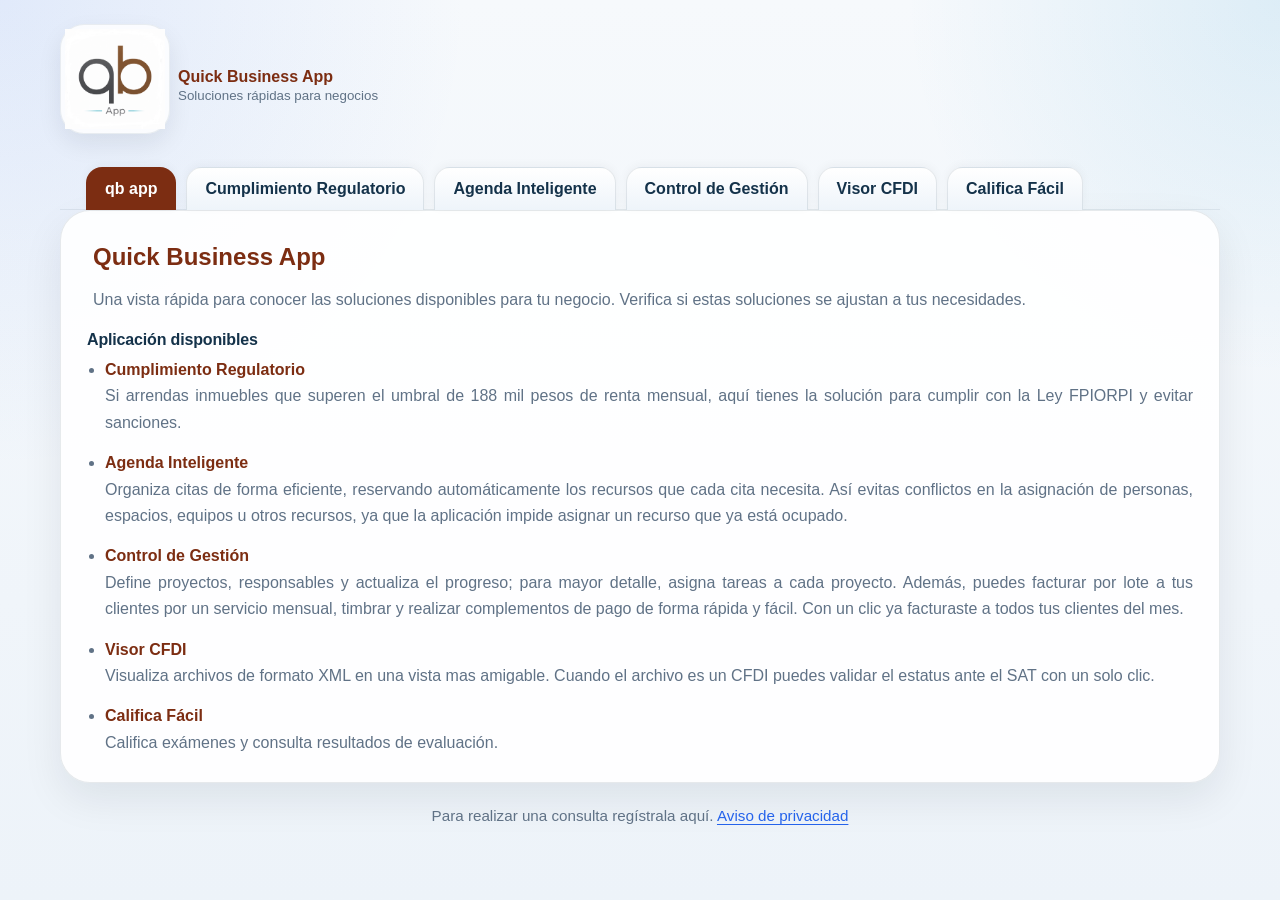
<file: index.html>
<!doctype html>
<html lang="es">
  <head>
    <meta charset="utf-8" />
    <meta name="viewport" content="width=device-width, initial-scale=1" />
    <title>Quick Business App | Sistemas rápidos para tu negocio</title>
    <meta
      name="description"
      content="Agenda inteligente, control de gestión, visor de CFDI y cumplimiento regulatorio de arrendamiento de inmuebles. Visor de documentos fiscales CFDI en formato XML y PDF."
    />
    <meta
      name="robots"
      content="index, follow, max-image-preview:large, max-snippet:-1, max-video-preview:-1"
    />
    <link rel="canonical" href="https://quickbusinessapp.com/" />
    <meta property="og:type" content="website" />
    <meta property="og:site_name" content="Quick Business App" />
    <meta
      property="og:title"
      content="Quick Business App | Soluciones de software rápidas para tu negocio"
    />
    <meta
      property="og:description"
      content="Cumplimiento Regulatorio, Si arrendas inmuebles que superen el umbral de 188 mil pesos de renta mensual, aquí tienes la solución para cumplir con la Ley FPIORPI y evitar sanciones.
                Agenda Inteligente, Organiza citas de forma eficiente, reservando automáticamente los recursos que cada cita necesita. Así evitas conflictos en la asignación de personas, espacios, equipos u otros recursos, ya que la aplicación impide asignar un recurso que ya está ocupado.
                Control de Gestión, Define proyectos, responsables y actualiza el progreso; para mayor detalle, asigna tareas a cada proyecto. Además, puedes facturar por lote a tus clientes por un servicio mensual, timbrar y realizar complementos de pago de forma rápida y fácil. Con un clic ya facturaste a todos tus clientes del mes.
                Visor CFDI,Visualiza archivos de formato XML en una vista mas amigable. Cuando el archivo es un CFDI puedes validar el estatus ante el SAT con un solo clic."
    />
    <meta property="og:url" content="https://quickbusinessapp.com/" />
    <link rel="stylesheet" href="styles.css" />
  </head>
  <body>
    <div class="shell">
      <header class="topbar">
        <div class="brand">
          <div class="system-logo">
            <img src="imagenes/qb.png" alt="Logo de qb" />
          </div>
          <div>
            <div class="brand">Quick Business App</div>
            <small style="color: var(--muted); font-weight: 300"
              >Soluciones rápidas para negocios</small
            >
          </div>
        </div>
      </header>

      <main>
        <section class="hero">
          <div class="card hero-card">
          <nav class="folder-bar" aria-label="Sistemas">
            <a class="sys-btn tab-btn active" href="index.html" aria-current="page">qb app</a>
            <a class="sys-btn tab-btn" href="cumplimiento.html">Cumplimiento Regulatorio</a>
            <a class="sys-btn tab-btn" href="agenda.html">Agenda Inteligente</a>
            <a class="sys-btn tab-btn" href="gestion.html">Control de Gestión</a>
            <a class="sys-btn tab-btn" href="cfdi.html">Visor CFDI</a>
            <a class="sys-btn tab-btn" href="calificafacil.html">Califica Fácil</a>
          </nav>
          </div>
        </section>

        <section class="card system-card active">
          <div class="system-summary">
            <h3 class="brand">Quick Business App</h3>
            <p>
              Una vista rápida para conocer las soluciones disponibles para tu
              negocio. Verifica si estas soluciones se ajustan a tus
              necesidades.
            </p>
          </div>
          <div class="section-block">
            <h4>Aplicación disponibles</h4>
            <ul class="section-list">
              <li>
                <div class="brand">Cumplimiento Regulatorio</div>
                Si arrendas inmuebles que superen el umbral de 188 mil pesos de
                renta mensual, aquí tienes la solución para cumplir con la Ley
                FPIORPI y evitar sanciones.
              </li>
              <li>
                <div class="brand">Agenda Inteligente</div>
                Organiza citas de forma eficiente, reservando automáticamente
                los recursos que cada cita necesita. Así evitas conflictos en la
                asignación de personas, espacios, equipos u otros recursos, ya
                que la aplicación impide asignar un recurso que ya está ocupado.
              </li>
              <li>
                <div class="brand">Control de Gestión</div>
                Define proyectos, responsables y actualiza el progreso; para
                mayor detalle, asigna tareas a cada proyecto. Además, puedes
                facturar por lote a tus clientes por un servicio mensual,
                timbrar y realizar complementos de pago de forma rápida y fácil.
                Con un clic ya facturaste a todos tus clientes del mes.
              </li>
              <li>
                <div class="brand">Visor CFDI</div>
                Visualiza archivos de formato XML en una vista mas amigable.
                Cuando el archivo es un CFDI puedes validar el estatus ante el
                SAT con un solo clic.
              </li>
              <li>
                <a class="brand" href="calificafacil.html">Califica Fácil</a>
                Califica exámenes y consulta resultados de evaluación.
              </li>
            </ul>
          </div>
        </section>
      </main>
      <footer class="footer">
        <span>Para realizar una consulta regístrala aquí.</span>
        <a class="privacy-link" href="avisodeprivacidad.html">Aviso de privacidad</a>
      </footer>
    </div>
  </body>
</html>
</file>
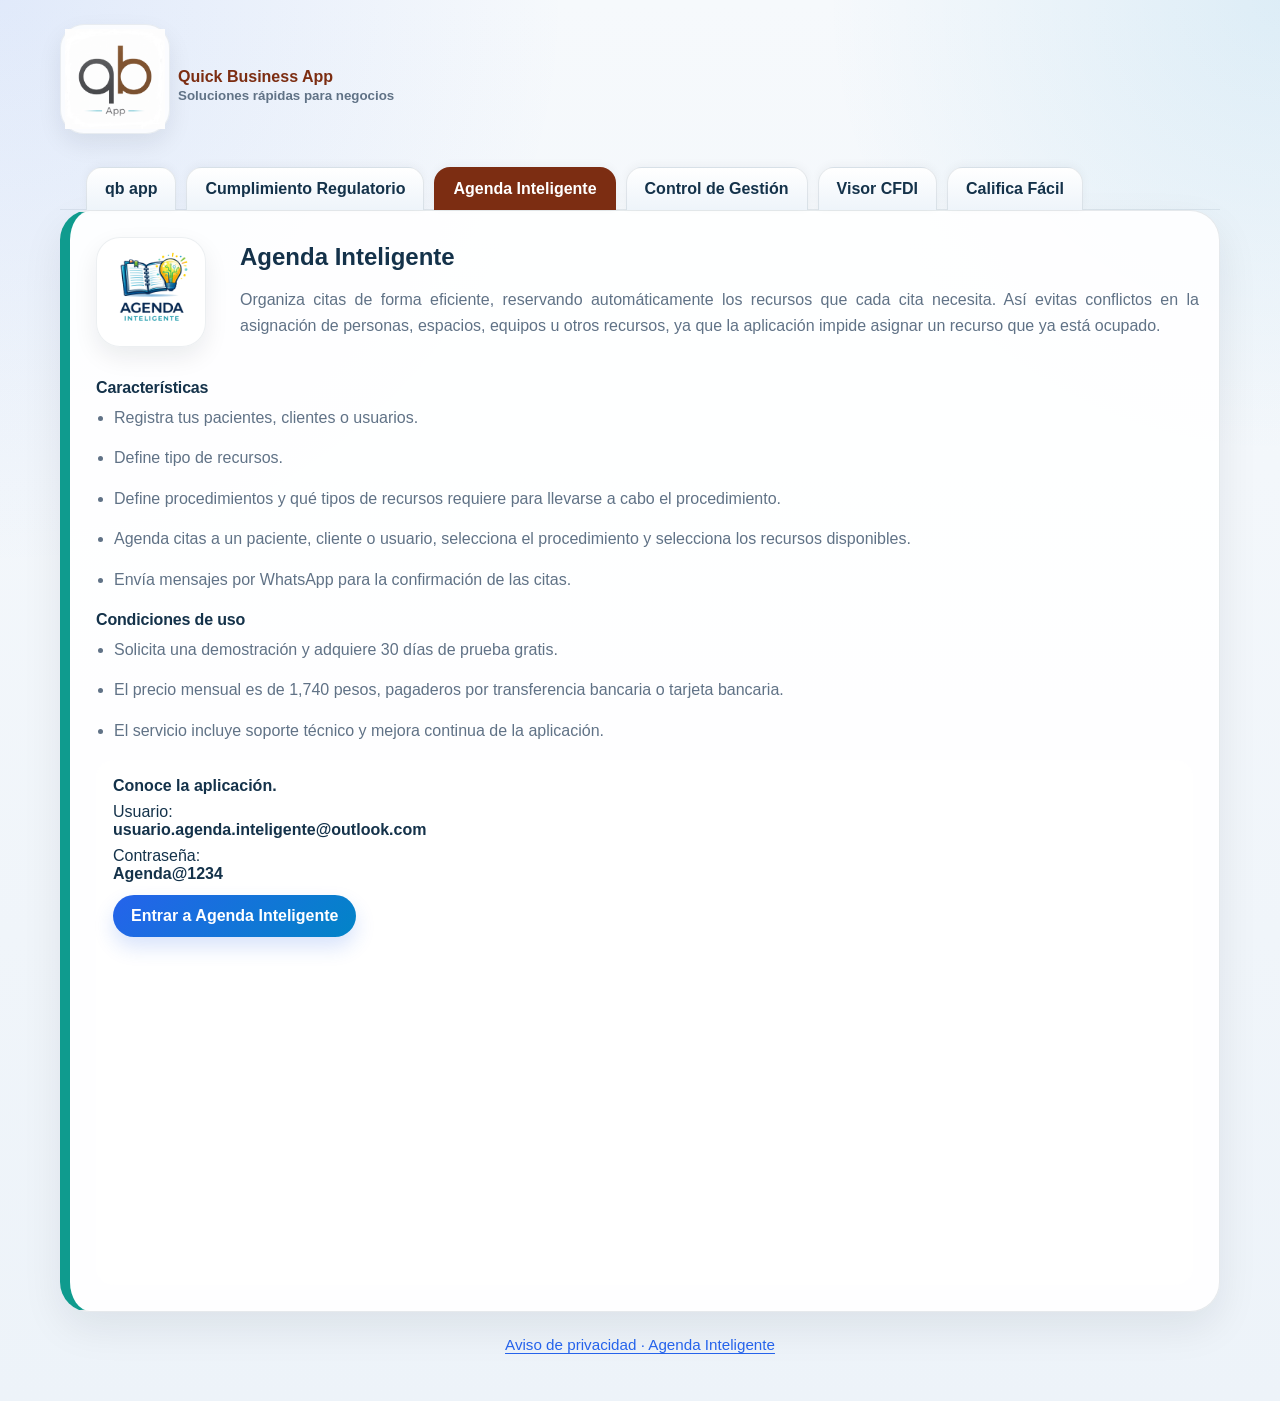
<file: agenda.html>
<!doctype html>
<html lang="es">
  <head>
    <meta charset="utf-8" />
    <meta name="viewport" content="width=device-width, initial-scale=1" />
    <title>Agenda Inteligente - Quick Business App</title>
    <meta name="description" content="Agenda inteligente Organiza citas de forma eficiente, reservando automáticamente los recursos que cada cita necesita. Así evitas conflictos en la asignación de personas, espacios, equipos u otros recursos, ya que la aplicación impide asignar un recurso que ya está ocupado." />
    <meta name="robots" content="index, follow" />
    <link rel="canonical" href="https://quickbusinessapp.com/agenda.html" />
    <link rel="stylesheet" href="styles.css" />
  </head>
  <body>
    <div class="shell">
      <header class="topbar">
        <div class="brand">
          <div class="system-logo">
            <img src="imagenes/qb.png" alt="Logo de Cumplimiento Regulatorio" />
          </div>
          <div>
            <div>Quick Business App</div>
            <small style="color: var(--muted); font-weight: 600"
              >Soluciones rápidas para negocios</small
            >
          </div>
        </div>
        <nav class="topnav" aria-label="Navegación"></nav>
      </header>

      <section class="hero">
        <div class="card hero-card">
          <nav class="folder-bar" aria-label="Sistemas">
            <a class="sys-btn tab-btn" href="index.html">qb app</a>
            <a class="sys-btn tab-btn" href="cumplimiento.html">Cumplimiento Regulatorio</a>
            <a class="sys-btn tab-btn active" href="agenda.html" aria-current="page">Agenda Inteligente</a>
            <a class="sys-btn tab-btn" href="gestion.html">Control de Gestión</a>
            <a class="sys-btn tab-btn" href="cfdi.html">Visor CFDI</a>
            <a class="sys-btn tab-btn" href="calificafacil.html">Califica Fácil</a>
          </nav>
        </div>
      </section>

      <main>
        <section id="agenda" class="card system-card teal active">
          <div class="system-top">
            <div class="system-logo">
              <img
                src="imagenes/agendainteligente.png"
                alt="Logo de Agenda Inteligente"
              />
            </div>
            <div class="system-summary">
              <h3>Agenda Inteligente</h3>
              <p>
                Organiza citas de forma eficiente, reservando automáticamente
                los recursos que cada cita necesita. Así evitas conflictos en la
                asignación de personas, espacios, equipos u otros recursos, ya
                que la aplicación impide asignar un recurso que ya está ocupado.
              </p>
            </div>
          </div>
          <div class="section-block">
            <h4>Características</h4>
            <ul class="section-list">
              <li>Registra tus pacientes, clientes o usuarios.</li>
              <li>Define tipo de recursos.</li>
              <li>Define procedimientos y qué tipos de recursos requiere para llevarse a cabo el procedimiento.</li>
              <li>Agenda citas a un paciente, cliente o usuario, selecciona el procedimiento y selecciona los recursos disponibles.</li>
              <li>Envía mensajes por WhatsApp para la confirmación de las citas.</li>
            </ul>
          </div>
          <div class="section-block">
            <h4>Condiciones de uso</h4>
            <ul class="section-list">
              <li>Solicita una demostración y adquiere 30 días de prueba gratis.</li>
              <li>El precio mensual es de 1,740 pesos, pagaderos por transferencia bancaria o tarjeta bancaria.</li>
              <li>El servicio incluye soporte técnico y mejora continua de la aplicación.</li>
            </ul>
          </div>
          <div class="info-box">
            <strong>Conoce la aplicación.</strong>
            <div>Usuario: <strong>usuario.agenda.inteligente@outlook.com</strong></div>
            <div>Contraseña: <strong>Agenda@1234</strong></div>
            <div class="link-row">
              <a
                class="sys-btn primary"
                href="https://agenda-inteligente.azurewebsites.net/"
                target="_blank"
                rel="noreferrer">Entrar a Agenda Inteligente</a
              >
            </div>

            <div class="video-box">
              <iframe 
              width="560" 
              height="315" 
              src="https://www.youtube.com/embed/xPq45dwYEc0?si=oRDzKz6jiDpMtylt" 
              title="YouTube video player" 
              frameborder="0" 
              allow="accelerometer; autoplay; clipboard-write; encrypted-media; gyroscope; picture-in-picture; web-share" 
              referrerpolicy="strict-origin-when-cross-origin" 
              allowfullscreen></iframe>
          </div>
        </section>
      </main>
      <footer class="footer"><a class="privacy-link" href="avisodeprivacidad.html#agenda">Aviso de privacidad · Agenda Inteligente</a></footer>
    </div>
  </body>
</html>
</file>
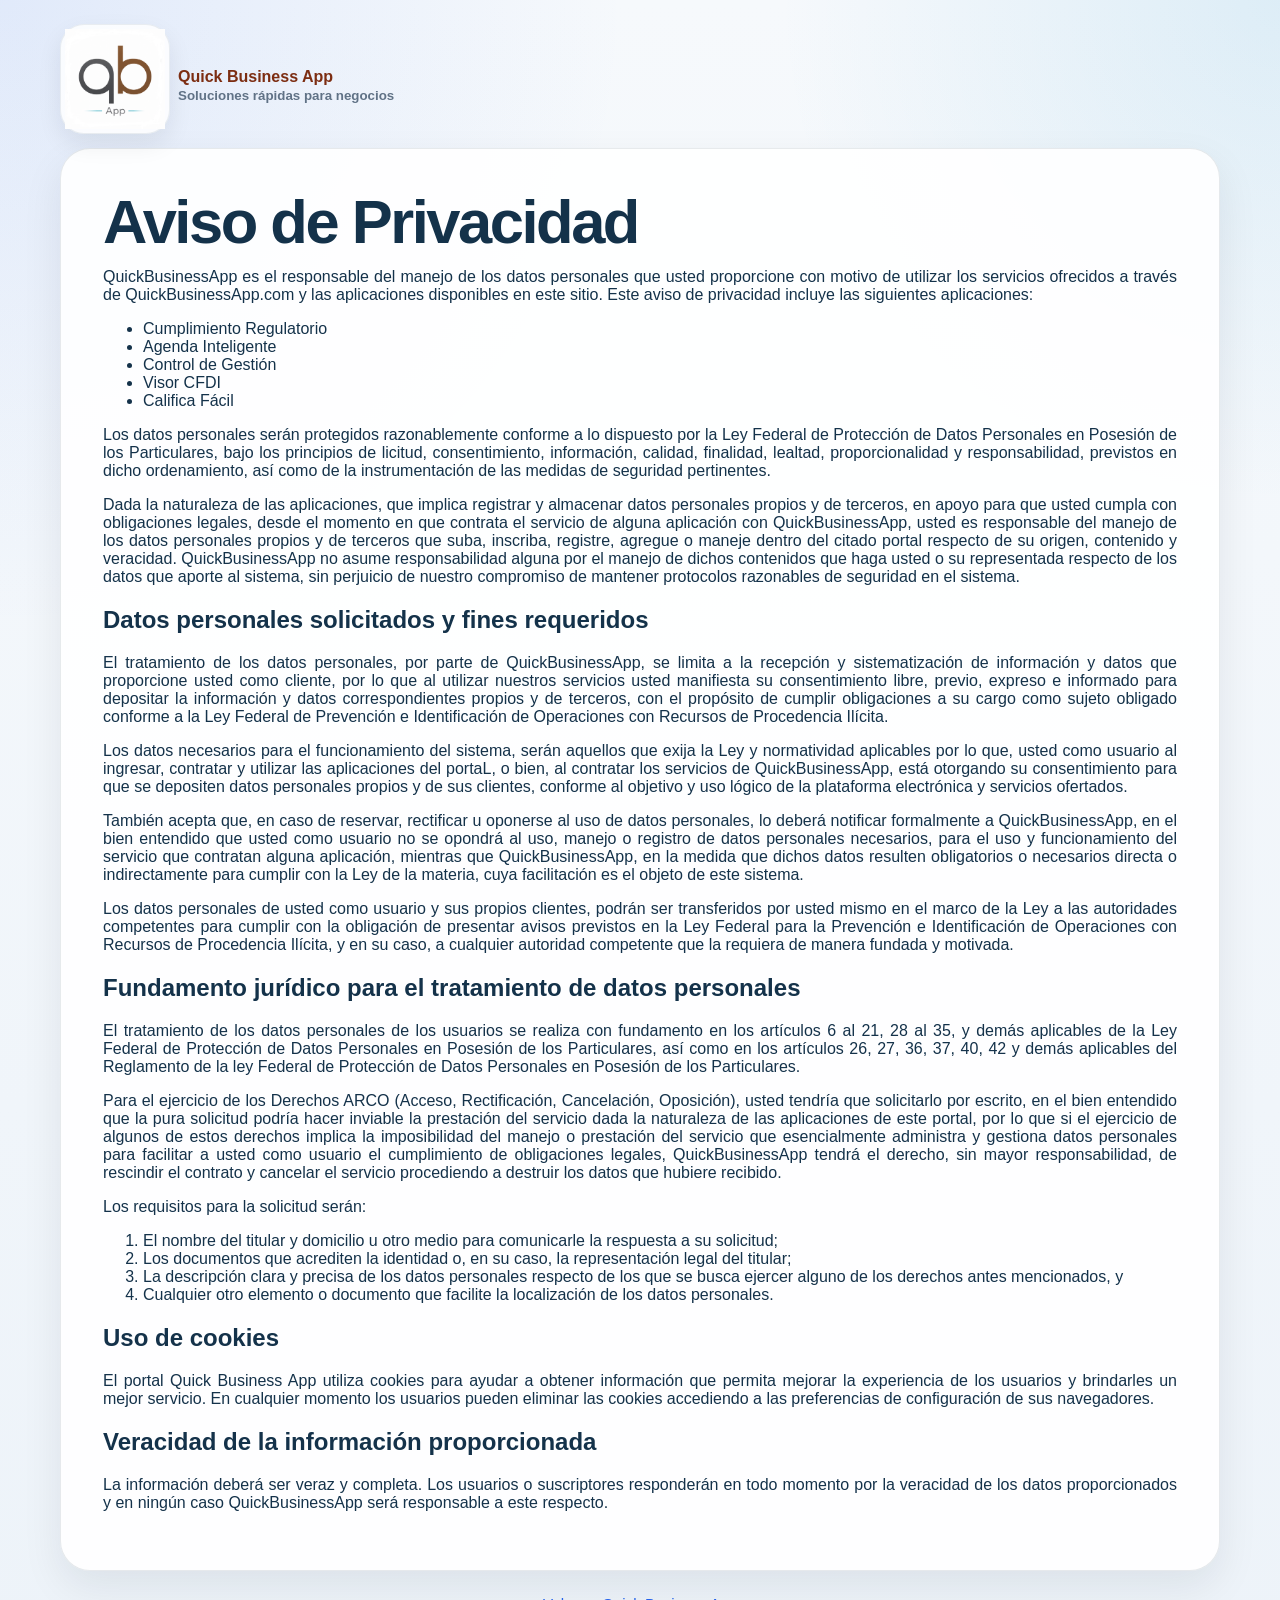
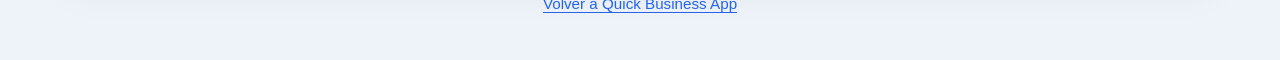
<file: avisodeprivacidad.html>
<!doctype html>
<html lang="es">
  <head>
    <meta charset="utf-8" />
    <meta name="viewport" content="width=device-width, initial-scale=1" />
    <title>Aviso de privacidad | Quick Business App</title>
    <meta name="description" content="Aviso de privacidad de Quick Business App." />
    <meta name="robots" content="index, follow" />
    <link rel="canonical" href="https://quickbusinessapp.com/avisodeprivacidad.html" />
    <link rel="stylesheet" href="styles.css" />
  </head>
  <body>
    <div class="shell">
      <header class="topbar">
        <div class="brand">
          <div class="system-logo"><img src="imagenes/qb.png" alt="Logo de Quick Business App" /></div>
          <div>
            <div>Quick Business App</div>
            <small style="color: var(--muted); font-weight: 600">Soluciones rápidas para negocios</small>
          </div>
        </div>
      </header>
      <main>
        <article class="card privacy-page privacy-text">
          <h1>Aviso de Privacidad</h1>
                    <p>QuickBusinessApp es el responsable del manejo de los datos personales que usted proporcione con motivo de utilizar los servicios ofrecidos a través de <a href="https://quickbusinessapp.com/">QuickBusinessApp.com</a> y las aplicaciones disponibles en este sitio. Este aviso de privacidad incluye las siguientes aplicaciones:</p>
          <ul>
            <li>Cumplimiento Regulatorio</li>
            <li>Agenda Inteligente</li>
            <li>Control de Gestión</li>
            <li>Visor CFDI</li>
            <li>Califica Fácil</li>
          </ul>
          <p>Los datos personales serán protegidos razonablemente conforme a lo dispuesto por la Ley Federal de Protección de Datos Personales en Posesión de los Particulares, bajo los principios de licitud, consentimiento, información, calidad, finalidad, lealtad, proporcionalidad y responsabilidad, previstos en dicho ordenamiento, así como de la instrumentación de las medidas de seguridad pertinentes.</p>
          <p>Dada la naturaleza de las aplicaciones, que implica registrar y almacenar datos personales propios y de terceros, en apoyo para que usted cumpla con obligaciones legales, desde el momento en que contrata el servicio de alguna aplicación con QuickBusinessApp, usted es responsable del manejo de los datos personales propios y de terceros que suba, inscriba, registre, agregue o maneje dentro del citado portal respecto de su origen, contenido y veracidad. QuickBusinessApp no asume responsabilidad alguna por el manejo de dichos contenidos que haga usted o su representada respecto de los datos que aporte al sistema, sin perjuicio de nuestro compromiso de mantener protocolos razonables de seguridad en el sistema.</p>

          <h2>Datos personales solicitados y fines requeridos</h2>
          <p>El tratamiento de los datos personales, por parte de QuickBusinessApp, se limita a la recepción y sistematización de información y datos que proporcione usted como cliente, por lo que al utilizar nuestros servicios usted manifiesta su consentimiento libre, previo, expreso e informado para depositar la información y datos correspondientes propios y de terceros, con el propósito de cumplir obligaciones a su cargo como sujeto obligado conforme a la Ley Federal de Prevención e Identificación de Operaciones con Recursos de Procedencia Ilícita.</p>
          <p>Los datos necesarios para el funcionamiento del sistema, serán aquellos que exija la Ley y normatividad aplicables por lo que, usted como usuario al ingresar, contratar y utilizar las aplicaciones del portaL, o bien, al contratar los servicios de QuickBusinessApp, está otorgando su consentimiento para que se depositen datos personales propios y de sus clientes, conforme al objetivo y uso lógico de la plataforma electrónica y servicios ofertados.</p>
          <p>También acepta que, en caso de reservar, rectificar u oponerse al uso de datos personales, lo deberá notificar formalmente a QuickBusinessApp, en el bien entendido que usted como usuario no se opondrá al uso, manejo o registro de datos personales necesarios, para el uso y funcionamiento del servicio que contratan alguna aplicación, mientras que QuickBusinessApp, en la medida que dichos datos resulten obligatorios o necesarios directa o indirectamente para cumplir con la Ley de la materia, cuya facilitación es el objeto de este sistema.</p>
          <p>Los datos personales de usted como usuario y sus propios clientes, podrán ser transferidos por usted mismo en el marco de la Ley a las autoridades competentes para cumplir con la obligación de presentar avisos previstos en la Ley Federal para la Prevención e Identificación de Operaciones con Recursos de Procedencia Ilícita, y en su caso, a cualquier autoridad competente que la requiera de manera fundada y motivada.</p>

          <h2>Fundamento jurídico para el tratamiento de datos personales</h2>
          <p>El tratamiento de los datos personales de los usuarios se realiza con fundamento en los artículos 6 al 21, 28 al 35, y demás aplicables de la Ley Federal de Protección de Datos Personales en Posesión de los Particulares, así como en los artículos 26, 27, 36, 37, 40, 42 y demás aplicables del Reglamento de la ley Federal de Protección de Datos Personales en Posesión de los Particulares.</p>
          <p>Para el ejercicio de los Derechos ARCO (Acceso, Rectificación, Cancelación, Oposición), usted tendría que solicitarlo por escrito, en el bien entendido que la pura solicitud podría hacer inviable la prestación del servicio dada la naturaleza de las aplicaciones de este portal, por lo que si el ejercicio de algunos de estos derechos implica la imposibilidad del manejo o prestación del servicio que esencialmente administra y gestiona datos personales para facilitar a usted como usuario el cumplimiento de obligaciones legales, QuickBusinessApp tendrá el derecho, sin mayor responsabilidad, de rescindir el contrato y cancelar el servicio procediendo a destruir los datos que hubiere recibido.</p>
          <p>Los requisitos para la solicitud serán:</p>
          <ol>
            <li>El nombre del titular y domicilio u otro medio para comunicarle la respuesta a su solicitud;</li>
            <li>Los documentos que acrediten la identidad o, en su caso, la representación legal del titular;</li>
            <li>La descripción clara y precisa de los datos personales respecto de los que se busca ejercer alguno de los derechos antes mencionados, y</li>
            <li>Cualquier otro elemento o documento que facilite la localización de los datos personales.</li>
          </ol>

          <h2>Uso de cookies</h2>
          <p>El portal <a href="https://quickbusinessapp.com" target="_blank" rel="noopener noreferrer">Quick Business App</a> utiliza cookies para ayudar a obtener información que permita mejorar la experiencia de los usuarios y brindarles un mejor servicio. En cualquier momento los usuarios pueden eliminar las cookies accediendo a las preferencias de configuración de sus navegadores.</p>

          <h2>Veracidad de la información proporcionada</h2>
          <p>La información deberá ser veraz y completa. Los usuarios o suscriptores responderán en todo momento por la veracidad de los datos proporcionados y en ningún caso QuickBusinessApp será responsable a este respecto.</p>
        </article>
      </main>
      <footer class="footer">
        <a class="privacy-link" href="index.html">Volver a Quick Business App</a>
      </footer>
    </div>
  </body>
</html>
</file>
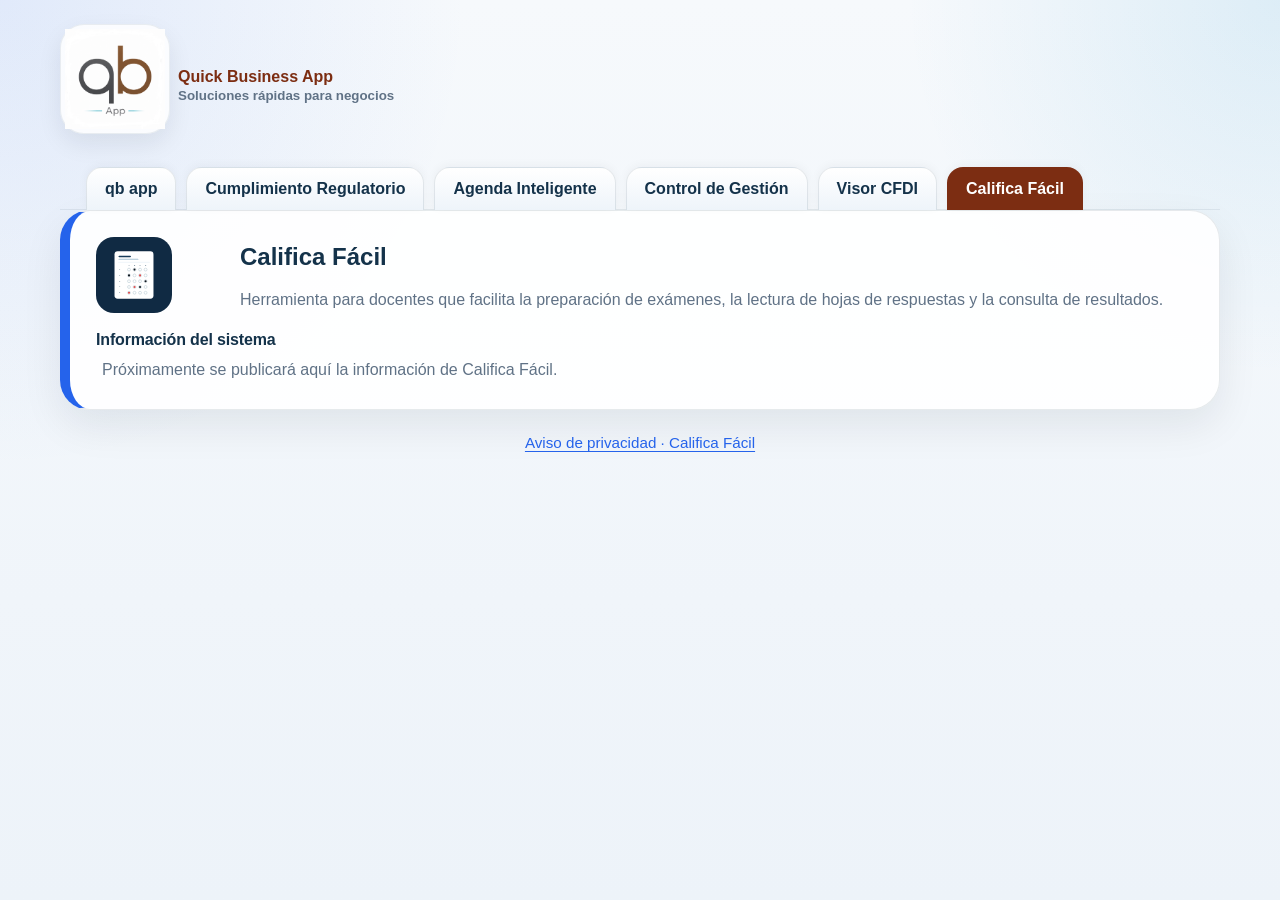
<file: calificafacil.html>
<!doctype html>
<html lang="es">
  <head>
    <meta charset="utf-8" />
    <meta name="viewport" content="width=device-width, initial-scale=1" />
    <title>Califica Fácil - Quick Business App</title>
    <meta name="description" content="Califica Fácil ayuda a docentes a preparar exámenes, revisar respuestas y consultar resultados." />
    <meta name="robots" content="index, follow" />
    <link rel="canonical" href="https://quickbusinessapp.com/calificafacil.html" />
    <link rel="stylesheet" href="styles.css" />
  </head>
  <body>
    <div class="shell">
      <header class="topbar">
        <div class="brand">
          <div class="system-logo">
            <img src="imagenes/qb.png" alt="Logo de Quick Business App" />
          </div>
          <div>
            <div>Quick Business App</div>
            <small style="color: var(--muted); font-weight: 600">Soluciones rápidas para negocios</small>
          </div>
        </div>
      </header>
      <section class="hero">
        <div class="card hero-card">
          <nav class="folder-bar" aria-label="Sistemas">
            <a class="sys-btn tab-btn" href="index.html">qb app</a>
            <a class="sys-btn tab-btn" href="cumplimiento.html">Cumplimiento Regulatorio</a>
            <a class="sys-btn tab-btn" href="agenda.html">Agenda Inteligente</a>
            <a class="sys-btn tab-btn" href="gestion.html">Control de Gestión</a>
            <a class="sys-btn tab-btn" href="cfdi.html">Visor CFDI</a>
            <a class="sys-btn tab-btn active" href="calificafacil.html" aria-current="page">Califica Fácil</a>
          </nav>
        </div>
      </section>
      <main>
        <section class="card system-card active blue">
          <div class="system-top">
            <div class="califica-brand">
              <img src="imagenes/calificafacil.svg" alt="Ícono de Califica Fácil: hoja de respuestas" />
            </div>
            <div class="system-summary">
              <h3>Califica Fácil</h3>
              <p>Herramienta para docentes que facilita la preparación de exámenes, la lectura de hojas de respuestas y la consulta de resultados.</p>
            </div>
          </div>
          <div class="section-block">
            <h4>Información del sistema</h4>
            <p>Próximamente se publicará aquí la información de Califica Fácil.</p>
          </div>
        </section>
      </main>
      <footer class="footer">
        <a class="privacy-link" href="avisodeprivacidad.html#califica-facil">Aviso de privacidad · Califica Fácil</a>
      </footer>
    </div>
  </body>
</html>
</file>
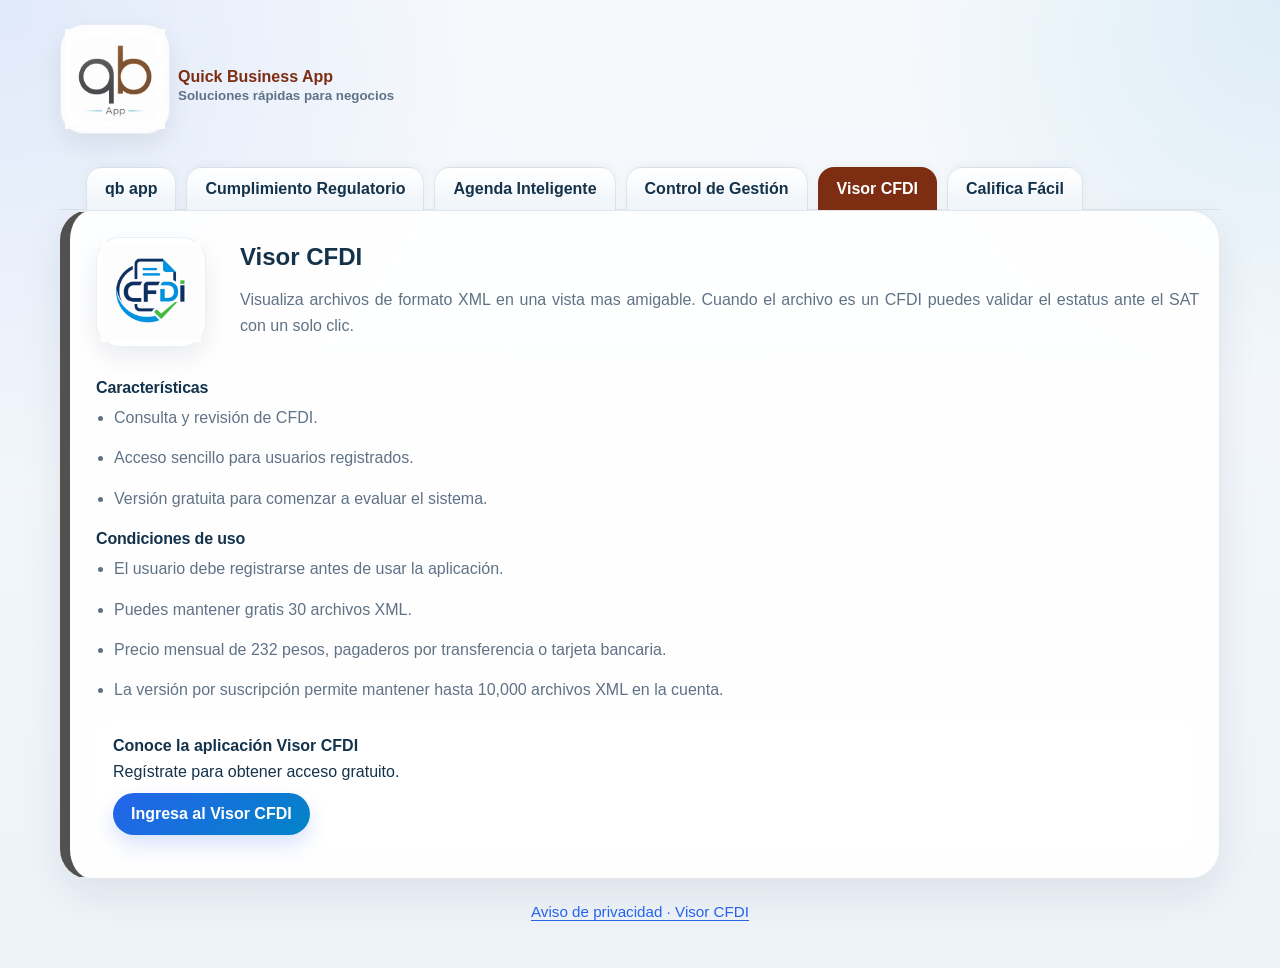
<file: cfdi.html>
<!doctype html>
<html lang="es">
  <head>
    <meta charset="utf-8" />
    <meta name="viewport" content="width=device-width, initial-scale=1" />
    <title>Visor CFDI - Quick Business App</title>
    <meta name="description" content="Visualiza archivos de formato XML en una vista mas amigable. Cuando el archivo es un CFDI puedes validar el estatus ante el SAT con un solo clic." />
    <meta name="robots" content="index, follow" />
    <link rel="canonical" href="https://quickbusinessapp.com/cfdi.html" />
    <link rel="stylesheet" href="styles.css" />
  </head>
  <body>
    <div class="shell">
      <header class="topbar">
        <div class="brand">
          <div class="system-logo">
            <img src="imagenes/qb.png" alt="Logo de qb" />
          </div>
          <div>
            <div>Quick Business App</div>
            <small style="color: var(--muted); font-weight: 600"
              >Soluciones rápidas para negocios</small
            >
          </div>
        </div>
        <nav class="topnav" aria-label="Navegación"></nav>
      </header>

      <section class="hero">
        <div class="card hero-card">
          <nav class="folder-bar" aria-label="Sistemas">
            <a class="sys-btn tab-btn" href="index.html">qb app</a>
            <a class="sys-btn tab-btn" href="cumplimiento.html">Cumplimiento Regulatorio</a>
            <a class="sys-btn tab-btn" href="agenda.html">Agenda Inteligente</a>
            <a class="sys-btn tab-btn" href="gestion.html">Control de Gestión</a>
            <a class="sys-btn tab-btn active" href="cfdi.html" aria-current="page">Visor CFDI</a>
            <a class="sys-btn tab-btn" href="calificafacil.html">Califica Fácil</a>
          </nav>
        </div>
      </section>

      <main>
        <section id="cfdi" class="card system-card gray active">
          <div class="system-top">
            <div class="system-logo">
              <img src="imagenes/visorcfdi.png" alt="Logo de Visor CFDI" />
            </div>
            <div class="system-summary">
              <h3>Visor CFDI</h3>
              <p>
                Visualiza archivos de formato XML en una vista mas amigable.
                Cuando el archivo es un CFDI puedes validar el estatus ante el
                SAT con un solo clic.
              </p>
            </div>
          </div>
          <div class="section-block">
            <h4>Características</h4>
            <ul class="section-list">
              <li>Consulta y revisión de CFDI.</li>
              <li>Acceso sencillo para usuarios registrados.</li>
              <li>Versión gratuita para comenzar a evaluar el sistema.</li>
            </ul>
          </div>
          <div class="section-block">
            <h4>Condiciones de uso</h4>
            <ul class="section-list">
              <li>El usuario debe registrarse antes de usar la aplicación.</li>
              <li>Puedes mantener gratis 30 archivos XML.</li>
              <li>Precio mensual de 232 pesos, pagaderos por transferencia o tarjeta bancaria.</li>
              <li>La versión por suscripción permite mantener hasta 10,000 archivos XML en la cuenta.</li>
            </ul>
          </div>
          <div class="info-box">
            <strong>Conoce la aplicación Visor CFDI</strong>
            <div>Regístrate para obtener acceso gratuito.</div>
            <div class="link-row">
              <a
                class="sys-btn primary"
                href="https://cfdi.azurewebsites.net/"
                target="_blank"
                rel="noreferrer"
                >Ingresa al Visor CFDI</a
              >
            </div>
          </div>
        </section>
      </main>
      <footer class="footer"><a class="privacy-link" href="avisodeprivacidad.html#cfdi">Aviso de privacidad · Visor CFDI</a></footer>
    </div>
  </body>
</html>
</file>
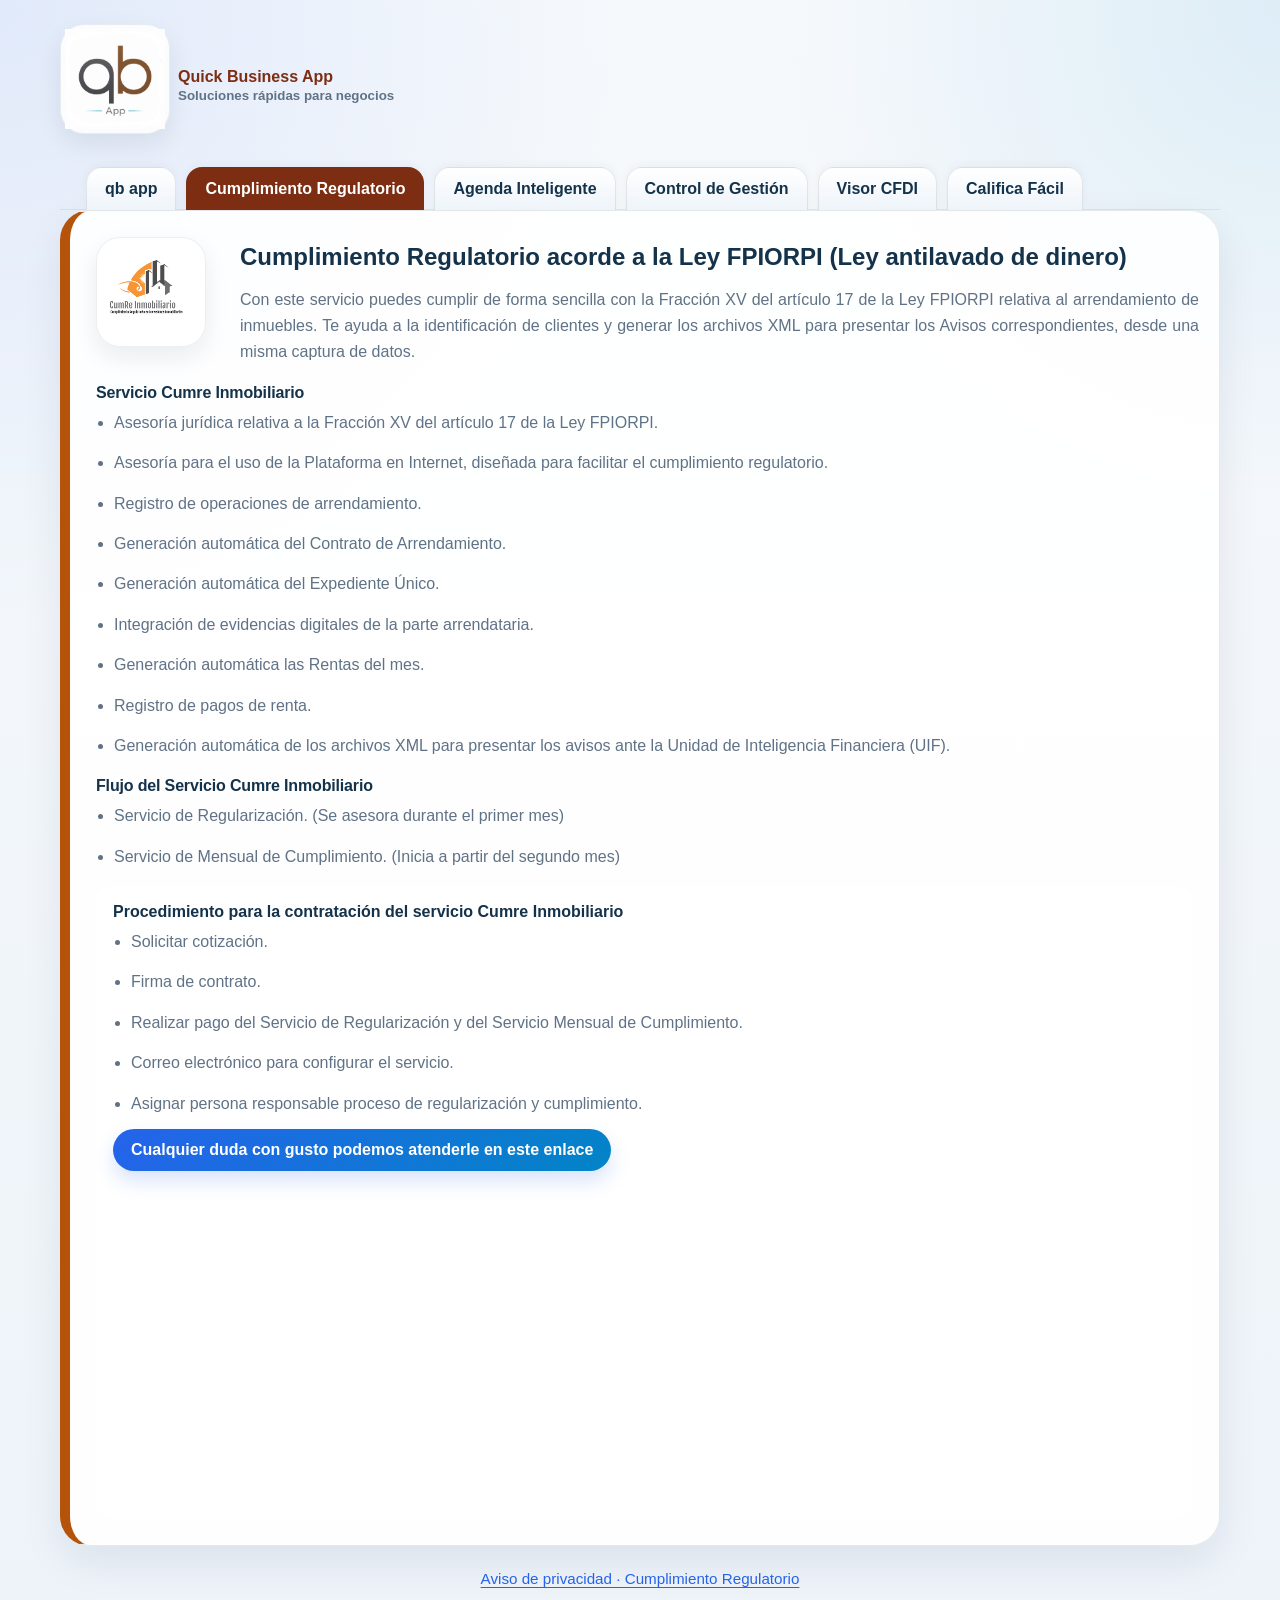
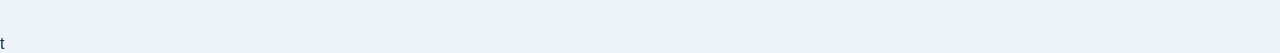
<file: cumplimiento.html>
<!doctype html>
<html lang="es">
  <head>
    <meta charset="utf-8" />
    <meta name="viewport" content="width=device-width, initial-scale=1" />
    <title>Cumplimiento Regulatorio - Quick Business App</title>
    <meta name="description" content="Cumplimiento regulatorio Si arrendas inmuebles que superen el umbral de 188 mil pesos de renta mensual, aquí tienes la solución para cumplir con la Ley FPIORPI y evitar sanciones." />
    <meta name="robots" content="index, follow" />
    <link rel="canonical" href="https://quickbusinessapp.com/cumplimiento.html" />
    <link rel="stylesheet" href="styles.css" />
  </head>
  <body>
    <div class="shell">
      <header class="topbar">
        <div class="brand">
          <div class="system-logo">
            <img src="imagenes/qb.png" alt="Logo de Cumplimiento Regulatorio" />
          </div>
          <div>
            <div>Quick Business App</div>
            <small style="color: var(--muted); font-weight: 600"
              >Soluciones rápidas para negocios</small
            >
          </div>
        </div>
        <nav class="topnav" aria-label="Navegación"></nav>
      </header>

      <section class="hero">
        <div class="card hero-card">
          <nav class="folder-bar" aria-label="Sistemas">
            <a class="sys-btn tab-btn" href="index.html">qb app</a>
            <a class="sys-btn tab-btn active" href="cumplimiento.html" aria-current="page">Cumplimiento Regulatorio</a>
            <a class="sys-btn tab-btn" href="agenda.html">Agenda Inteligente</a>
            <a class="sys-btn tab-btn" href="gestion.html">Control de Gestión</a>
            <a class="sys-btn tab-btn" href="cfdi.html">Visor CFDI</a>
            <a class="sys-btn tab-btn" href="calificafacil.html">Califica Fácil</a>
          </nav>
        </div>
      </section>

      <main>
        <section id="cumplimiento" class="card system-card amber active">
          <div class="system-top">
            <div class="system-logo">
              <img
                src="imagenes/cumreinmobiliario.png"
                alt="Logo de Cumplimiento Regulatorio"
              />
            </div>
            <div class="system-summary">
              <h3>
                Cumplimiento Regulatorio acorde a la Ley FPIORPI (Ley antilavado
                de dinero)
              </h3>
              <p>
                Con este servicio puedes cumplir de forma sencilla con la
                Fracción XV del artículo 17 de la Ley FPIORPI relativa al
                arrendamiento de inmuebles. Te ayuda a la identificación de
                clientes y generar los archivos XML para presentar los Avisos
                correspondientes, desde una misma captura de datos.
              </p>
            </div>
          </div>
          <div class="section-block">
            <h4>Servicio Cumre Inmobiliario</h4>
            <ul class="section-list">
              <li>
                Asesoría jurídica relativa a la Fracción XV del artículo 17 de
                la Ley FPIORPI.
              </li>
              <li>
                Asesoría para el uso de la Plataforma en Internet, diseñada para
                facilitar el cumplimiento regulatorio.
              </li>
              <li>Registro de operaciones de arrendamiento.</li>
              <li>Generación automática del Contrato de Arrendamiento.</li>
              <li>Generación automática del Expediente Único.</li>
              <li>
                Integración de evidencias digitales de la parte arrendataria.
              </li>
              <li>Generación automática las Rentas del mes.</li>
              <li>Registro de pagos de renta.</li>
              <li>
                Generación automática de los archivos XML para presentar los
                avisos ante la Unidad de Inteligencia Financiera (UIF).
              </li>
            </ul>
          </div>
          <div class="section-block">
            <h4>Flujo del Servicio Cumre Inmobiliario</h4>
            <ul class="section-list">
              <li>
                Servicio de Regularización. (Se asesora durante el primer mes)
              </li>
              <li>
                Servicio de Mensual de Cumplimiento. (Inicia a partir del
                segundo mes)
              </li>
            </ul>
          </div>
          <div class="info-box">
            <strong
              >Procedimiento para la contratación del servicio Cumre
              Inmobiliario</strong
            >

            <ul class="section-list">
              <li>Solicitar cotización.</li>
              <li>Firma de contrato.</li>
              <li>
                Realizar pago del Servicio de Regularización y del Servicio
                Mensual de Cumplimiento.
              </li>
              <li>Correo electrónico para configurar el servicio.</li>
              <li>
                Asignar persona responsable proceso de regularización y
                cumplimiento.
              </li>
            </ul>

            <div class="link-row">
              <a
                class="sys-btn primary"
                href="https://cumreinmobiliario.azurewebsites.net/Home/Contratar"
                target="_blank"
                rel="noreferrer"
                >Cualquier duda con gusto podemos atenderle en este enlace</a
              >
            </div>
            <div class="video-box">
              <iframe
                width="100%"
                height="315"
                src="https://www.youtube.com/embed/BPu6XgmOBKk?si=zwTdOQz872U8Qpv7"
                title="Video"
                frameborder="0"
                allow="
                  accelerometer;
                  autoplay;
                  clipboard-write;
                  encrypted-media;
                  gyroscope;
                  picture-in-picture;
                  web-share;
                "
                allowfullscreen
              >
              </iframe>
            </div>
          </div>
        </section>
      </main>
      <footer class="footer"><a class="privacy-link" href="avisodeprivacidad.html#cumplimiento">Aviso de privacidad · Cumplimiento Regulatorio</a></footer>
    </div>
  </body>
</html>
t
</file>
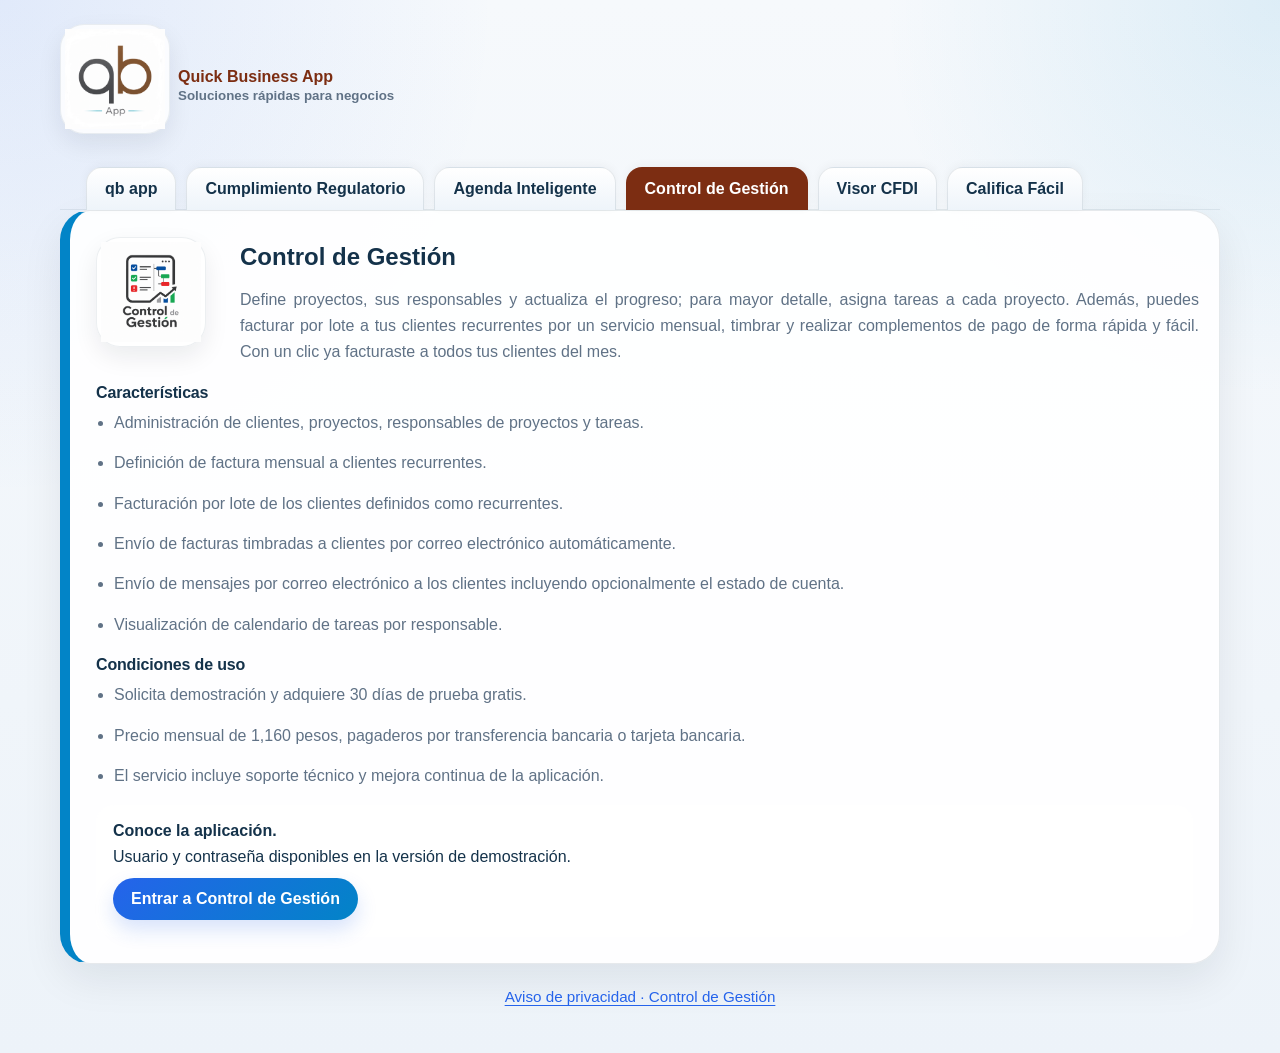
<file: gestion.html>
<!doctype html>
<html lang="es">
  <head>
    <meta charset="utf-8" />
    <meta name="viewport" content="width=device-width, initial-scale=1" />
    <title>Control de Gestión - Quick Business App</title>
    <meta name="description" content="Control de gestión define proyectos, responsables y actualiza el progreso; para mayor detalle, asigna tareas a cada proyecto. Además, puedes facturar por lote a tus clientes por un servicio mensual, timbrar y realizar complementos de pago de forma rápida y fácil. Con un clic ya facturaste a todos tus clientes del mes." />
    <meta name="robots" content="index, follow" />
    <link rel="canonical" href="https://quickbusinessapp.com/gestion.html" />
    <link rel="stylesheet" href="styles.css" />
  </head>
  <body>
    <div class="shell">
      <header class="topbar">
        <div class="brand">
          <div class="system-logo">
            <img src="imagenes/qb.png" alt="Logo de Cumplimiento Regulatorio" />
          </div>
          <div>
            <div>Quick Business App</div>
            <small style="color: var(--muted); font-weight: 600"
              >Soluciones rápidas para negocios</small
            >
          </div>
        </div>
        <nav class="topnav" aria-label="Navegación"></nav>
      </header>
      <section class="hero">
        <div class="card hero-card">
          <nav class="folder-bar" aria-label="Sistemas">
            <a class="sys-btn tab-btn" href="index.html">qb app</a>
            <a class="sys-btn tab-btn" href="cumplimiento.html">Cumplimiento Regulatorio</a>
            <a class="sys-btn tab-btn" href="agenda.html">Agenda Inteligente</a>
            <a class="sys-btn tab-btn active" href="gestion.html" aria-current="page">Control de Gestión</a>
            <a class="sys-btn tab-btn" href="cfdi.html">Visor CFDI</a>
            <a class="sys-btn tab-btn" href="calificafacil.html">Califica Fácil</a>
          </nav>
        </div>
      </section>
      <main>
        <section id="gestion" class="card system-card cyan active">
          <div class="system-top">
            <div class="system-logo">
              <img
                src="imagenes/ControlDeGestion.png"
                alt="Logo de Control de Gestión"
              />
            </div>
            <div class="system-summary">
              <h3>Control de Gestión</h3>
              <p>
                Define proyectos, sus responsables y actualiza el progreso; para
                mayor detalle, asigna tareas a cada proyecto. Además, puedes
                facturar por lote a tus clientes recurrentes por un servicio mensual,
                timbrar y realizar complementos de pago de forma rápida y fácil.
                Con un clic ya facturaste a todos tus clientes del mes.
              </p>
            </div>
          </div>
          <div class="section-block">
            <h4>Características</h4>
            <ul class="section-list">
              <li>Administración de clientes, proyectos, responsables de proyectos y tareas.</li>
              <li>Definición de factura mensual a clientes recurrentes.</li>
              <li>
                Facturación por lote de los clientes definidos como
                recurrentes.
              </li>
              <li>
                Envío de facturas timbradas a clientes por correo electrónico
                automáticamente.
              </li>
              <li>
                Envío de mensajes por correo electrónico a los clientes incluyendo opcionalmente el estado de
                cuenta.
              </li>
              <li>
                Visualización de calendario de tareas por responsable.
              </li>
            </ul>
          </div>
          <div class="section-block">
            <h4>Condiciones de uso</h4>
            <ul class="section-list">
              <li>Solicita demostración y adquiere 30 días de prueba gratis.</li>
              <li>
                Precio mensual de 1,160 pesos, pagaderos por transferencia bancaria o tarjeta bancaria.
              </li>
              <li>
                El servicio incluye soporte técnico y mejora continua de la aplicación.
              </li>
            </ul>
          </div>
          <div class="info-box">
            <strong>Conoce la aplicación.</strong>
            <div>
              Usuario y contraseña disponibles en la versión de demostración.
            </div>
            <div class="link-row">
              <a
                class="sys-btn primary"
                href="https://controldegestion.azurewebsites.net/"
                target="_blank"
                rel="noreferrer"
                >Entrar a Control de Gestión</a
              >
            </div>
          </div>
        </section>
      </main>
      <footer class="footer"><a class="privacy-link" href="avisodeprivacidad.html#gestion">Aviso de privacidad · Control de Gestión</a></footer>
    </div>
  </body>
</html>
</file>
<file: styles.css>
:root {
  --bg: #f6f9fc;
  --bg2: #edf3f9;
  --text: #14324a;
  --muted: #607286;
  --card: rgba(255, 255, 255, 0.9);
  --border: rgba(20, 50, 74, 0.1);
  --blue: #2563eb;
  --teal: #0f9b8e;
  --cyan: #0284c7;
  --amber: #b45309;
  --gray: #525150;
  --brown: #7c2d12;
  --shadow: 0 16px 40px rgba(15, 23, 42, 0.08);
  --max: 1160px;
}

* {
  box-sizing: border-box;
}
html {
  scroll-behavior: smooth;
}
body {
  margin: 0;
  font-family: "Segoe UI", Tahoma, Geneva, Verdana, sans-serif;
  color: var(--text);
  background:
    radial-gradient(
      circle at top left,
      rgba(37, 99, 235, 0.1),
      transparent 30%
    ),
    radial-gradient(
      circle at top right,
      rgba(2, 132, 199, 0.1),
      transparent 24%
    ),
    linear-gradient(180deg, var(--bg), var(--bg2));
  min-height: 100vh;
}

a {
  color: inherit;
  text-decoration: none;
}
.tab-btn.active {
  background: linear-gradient(135deg, var(--brown), var(--brown));
  color: white;
  border-color: transparent;
}    
.video-box {
  width: 55%;
  margin: 16px auto 0;
  border-radius: 18px;
  overflow: hidden;
}

.video-box iframe {
  width: 100%;
  aspect-ratio: 16 / 9;
  display: block;
  border: 0;
}

.system-summary {
  width: 100%;
  min-width: 0;
}

.system-summary h3,
.system-summary p {
  margin: 0 0 0 6px;
  width: 100%;
  max-width: none;
  text-align: justify;
  line-height: 1.65;
}

.system-summary h3 {
  margin: 0 0 8px 6px;
}

.shell {
  width: min(var(--max), calc(100% - 32px));
  margin: 0 auto;
  padding: 24px 0 48px;
}
.topbar {
  display: flex;
  justify-content: space-between;
  align-items: center;
  gap: 8px;
}

.brand {
  display: flex;
  align-items: center;
  gap: 8px;
  font-weight: 800;
  color: rgb(124, 45, 18);
}
.brand-mark {
  width: 42px;
  height: 42px;
  border-radius: 14px;
  display: grid;
  place-items: center;
  color: white;
  background: linear-gradient(135deg, var(--blue), var(--cyan));
  box-shadow: 0 12px 26px rgba(37, 99, 235, 0.2);
}

.topnav {
  display: none;
}

.sys-btn {
  display: inline-flex;
  align-items: center;
  justify-content: center;
  padding: 12px 16px;
  border-radius: 999px;
  background: white;
  border: 1px solid var(--border);
  box-shadow: 0 8px 18px rgba(15, 23, 42, 0.04);
  font-weight: 700;
}

.folder-bar {
  display: flex;
  flex-wrap: wrap;
  gap: 10px;
  align-items: end;
  padding: 0 10px 0 26px;
  border-bottom: 1px solid rgba(20, 50, 74, 0.08);
}

.tab-btn {
  border: 1px solid var(--border);
  background: linear-gradient(180deg, #ffffff, #eef4fa);
  color: var(--text);
  cursor: pointer;
  border-bottom: none;
  border-top-left-radius: 16px;
  border-top-right-radius: 16px;
  border-bottom-left-radius: 0;
  border-bottom-right-radius: 0;
  padding: 12px 18px;
  position: relative;
  top: 1px;
  box-shadow: 0 -2px 10px rgba(15, 23, 42, 0.04);
}

.card {
  background: var(--card);
  border: 1px solid var(--border);
  border-radius: 30px;
  box-shadow: var(--shadow);
}

.hero-card {
  padding: 18px 0 0;
  background: transparent;
  border: none;
  box-shadow: none;
}

.eyebrow {
  display: inline-flex;
  align-items: center;
  padding: 8px 14px;
  border-radius: 999px;
  background: rgba(37, 99, 235, 0.08);
  color: var(--blue);
  font-size: 0.92rem;
  font-weight: 700;
  margin-bottom: 16px;
}

h1 {
  margin: 0;
  font-size: clamp(2.2rem, 4.8vw, 4.7rem);
  line-height: 1;
  letter-spacing: -0.04em;
}

.lead {
  margin: 18px 0 0;
  max-width: 62ch;
  color: var(--muted);
  line-height: 1.7;
  font-size: 1.05rem;
}

.intro-actions {
  display: flex;
  gap: 12px;
  flex-wrap: wrap;
  margin-top: 24px;
}

.tabs {
  display: flex;
  gap: 10px;
  flex-wrap: wrap;
  margin-top: 0;
}

.tab-btn[aria-selected="true"] {
  color: white;
  border-color: transparent;
  background: linear-gradient(135deg, var(--blue), var(--cyan));
  top: 0;
}

.primary-btn {
  background: linear-gradient(135deg, var(--blue), var(--cyan));
  color: white;
}

.secondary-btn {
  background: white;
  color: var(--blue);
}

.section-title {
  margin: 28px 0 12px;
  font-size: 1.45rem;
  letter-spacing: -0.02em;
}

.section-note {
  color: var(--muted);
  margin: 0 0 18px;
}

.sys-grid {
  display: grid;
  gap: 16px;
}

.system-card {
  padding: 26px;
  display: none;
  scroll-margin-top: 18px;
}

.system-card.active {
  display: block;
}

.system-head {
  display: flex;
  flex-wrap: wrap;
  gap: 10px;
  align-items: center;
  justify-content: space-between;
  margin-bottom: 14px;
}

.system-top {
  display: grid;
  grid-template-columns: 120px 1fr;
  gap: 18px;
  align-items: start;
}

.system-logo {
  display: flex;
  align-items: center;
  justify-content: center;
  width: 110px;
  height: 110px;
  margin: 0 0 14px;
  padding: 4px;
  border-radius: 24px;
  background: rgba(255, 255, 255, 0.82);
  border: 1px solid rgba(20, 50, 74, 0.08);
  box-shadow: 0 10px 24px rgba(15, 23, 42, 0.08);
}

.system-logo img {
  max-width: 100%;
  max-height: 100%;
  object-fit: contain;
  display: block;
}

.system-summary h3 {
  margin: 0 0 8px 6px;
}

.system-summary p {
  margin: 0 0 0 6px;
  width: 100%;
  max-width: none;
}

.section-block {
  margin-top: 18px;
}

.section-block h4 {
  margin: 0 0 8px;
  font-size: 1rem;
  letter-spacing: -0.01em;
}

.section-list {
  margin: 0;
  padding-left: 18px;
  color: var(--muted);
  line-height: 1.65;
}

.section-list li {
  margin-bottom: 14px;
  text-align: justify;
}

.section-list li:last-child {
  margin-bottom: 0;
}

.tag {
  display: inline-flex;
  align-items: center;
  width: fit-content;
  padding: 6px 12px;
  border-radius: 999px;
  font-size: 0.86rem;
  font-weight: 700;
  color: white;
}

.system-card h3 {
  margin: 0 0 10px 6px;
  font-size: 1.5rem;
}

.system-card p {
  margin: 0 0 0 6px;
  color: var(--muted);
  line-height: 1.65;
  max-width: none;
  width: 100%;
}

.info-box {
  margin-top: 16px;
  padding: 16px;
  border-radius: 18px;
  background: rgba(255, 255, 255, 0.72);
  border: 1px solid rgba(255, 255, 255, 0.55);
  color: var(--text);
}

.info-box strong {
  display: block;
  margin-bottom: 8px;
}

.link-row {
  display: flex;
  gap: 12px;
  margin-top: 16px;
  flex-wrap: wrap;
}
.info-box .link-row {
  margin-top: 12px;
}
sys-btn {
  color: var(--text);
}

.sys-btn.primary {
  display: inline-flex;
  padding: 12px 18px;
  background: linear-gradient(135deg, var(--blue), var(--cyan));
  color: #fff;
  border: none;
  border-radius: 999px;
  font-weight: 700;
  text-decoration: none;
  box-shadow: 0 10px 20px rgba(37, 99, 235, 0.18);
}

.blue {
  border-left: 10px solid var(--blue);
}
.teal {
  border-left: 10px solid var(--teal);
}
.cyan {
  border-left: 10px solid var(--cyan);
}
.amber {
  border-left: 10px solid var(--amber);
}
.gray {
  border-left: 10px solid var(--gray);
}
.brown {
  border-left: 10px solid var(--brown);
}
.blue .tag {
  background: var(--blue);
}
.teal .tag {
  background: var(--teal);
}
.cyan .tag {
  background: var(--cyan);
}
.amber .tag {
  background: var(--amber);
}
.gray .tag {
  background: var(--gray);
}
.brown .tag {
  background: var(--brown);
}
.blue .primary-btn {
  background: linear-gradient(135deg, var(--blue), #4f83ff);
}
.teal .primary-btn {
  background: linear-gradient(135deg, var(--teal), #21c2b2);
}
.cyan .primary-btn {
  background: linear-gradient(135deg, var(--cyan), #38bdf8);
}
.amber .primary-btn {
  background: linear-gradient(135deg, var(--amber), #d97706);
}

.privacy-link {
  color: var(--blue);
  text-decoration: underline;
  text-underline-offset: 3px;
}

.footer {
  margin-top: 24px;
  color: var(--muted);
  text-align: center;
  font-size: 0.95rem;
}

@media (max-width: 760px) {
  .topbar {
    align-items: start;
    flex-direction: column;
  }
  .system-top {
    grid-template-columns: 1fr;
  }
  .system-logo {
    width: 96px;
    height: 96px;
  }
  .hero-card {
    padding: 12px;
  }
  .folder-bar {
    display: grid;
    grid-template-columns: repeat(2, minmax(0, 1fr));
    gap: 8px;
    padding: 0;
    border: 0;
  }
  .folder-bar .tab-btn {
    min-width: 0;
    min-height: 52px;
    padding: 10px 8px;
    border: 1px solid var(--border);
    border-radius: 14px;
    text-align: center;
    line-height: 1.25;
    overflow-wrap: anywhere;
    top: 0;
  }
  .system-card {
    padding: 12px;
  }
}
.privacy-page {
  padding: clamp(20px, 5vw, 42px);
}

.privacy-page .system-summary p {
  max-width: 75ch;
  text-align: left;
}

.privacy-sections {
  display: grid;
  gap: 14px;
  margin-top: 24px;
}

.privacy-section {
  padding: 20px;
  border: 1px solid var(--border);
  border-radius: 18px;
  background: rgba(255, 255, 255, 0.72);
  scroll-margin-top: 20px;
}

.privacy-section h2 {
  margin: 0 0 8px;
  font-size: 1.2rem;
}

.privacy-section p {
  margin: 0;
  color: var(--muted);
  line-height: 1.65;
}

.privacy-placeholder {
  display: inline-block;
  margin-top: 12px;
  padding: 8px 12px;
  border-radius: 10px;
  background: rgba(37, 99, 235, 0.08);
  color: var(--muted);
  font-size: 0.92rem;
}

.califica-brand {
  display: flex;
  align-items: center;
  gap: 12px;
}

.califica-brand img {
  width: 76px;
  height: 76px;
  object-fit: contain;
  padding: 8px;
  border-radius: 18px;
  background: #102a43;
}


.privacy-text p {
  text-align: justify;
}
</file>
